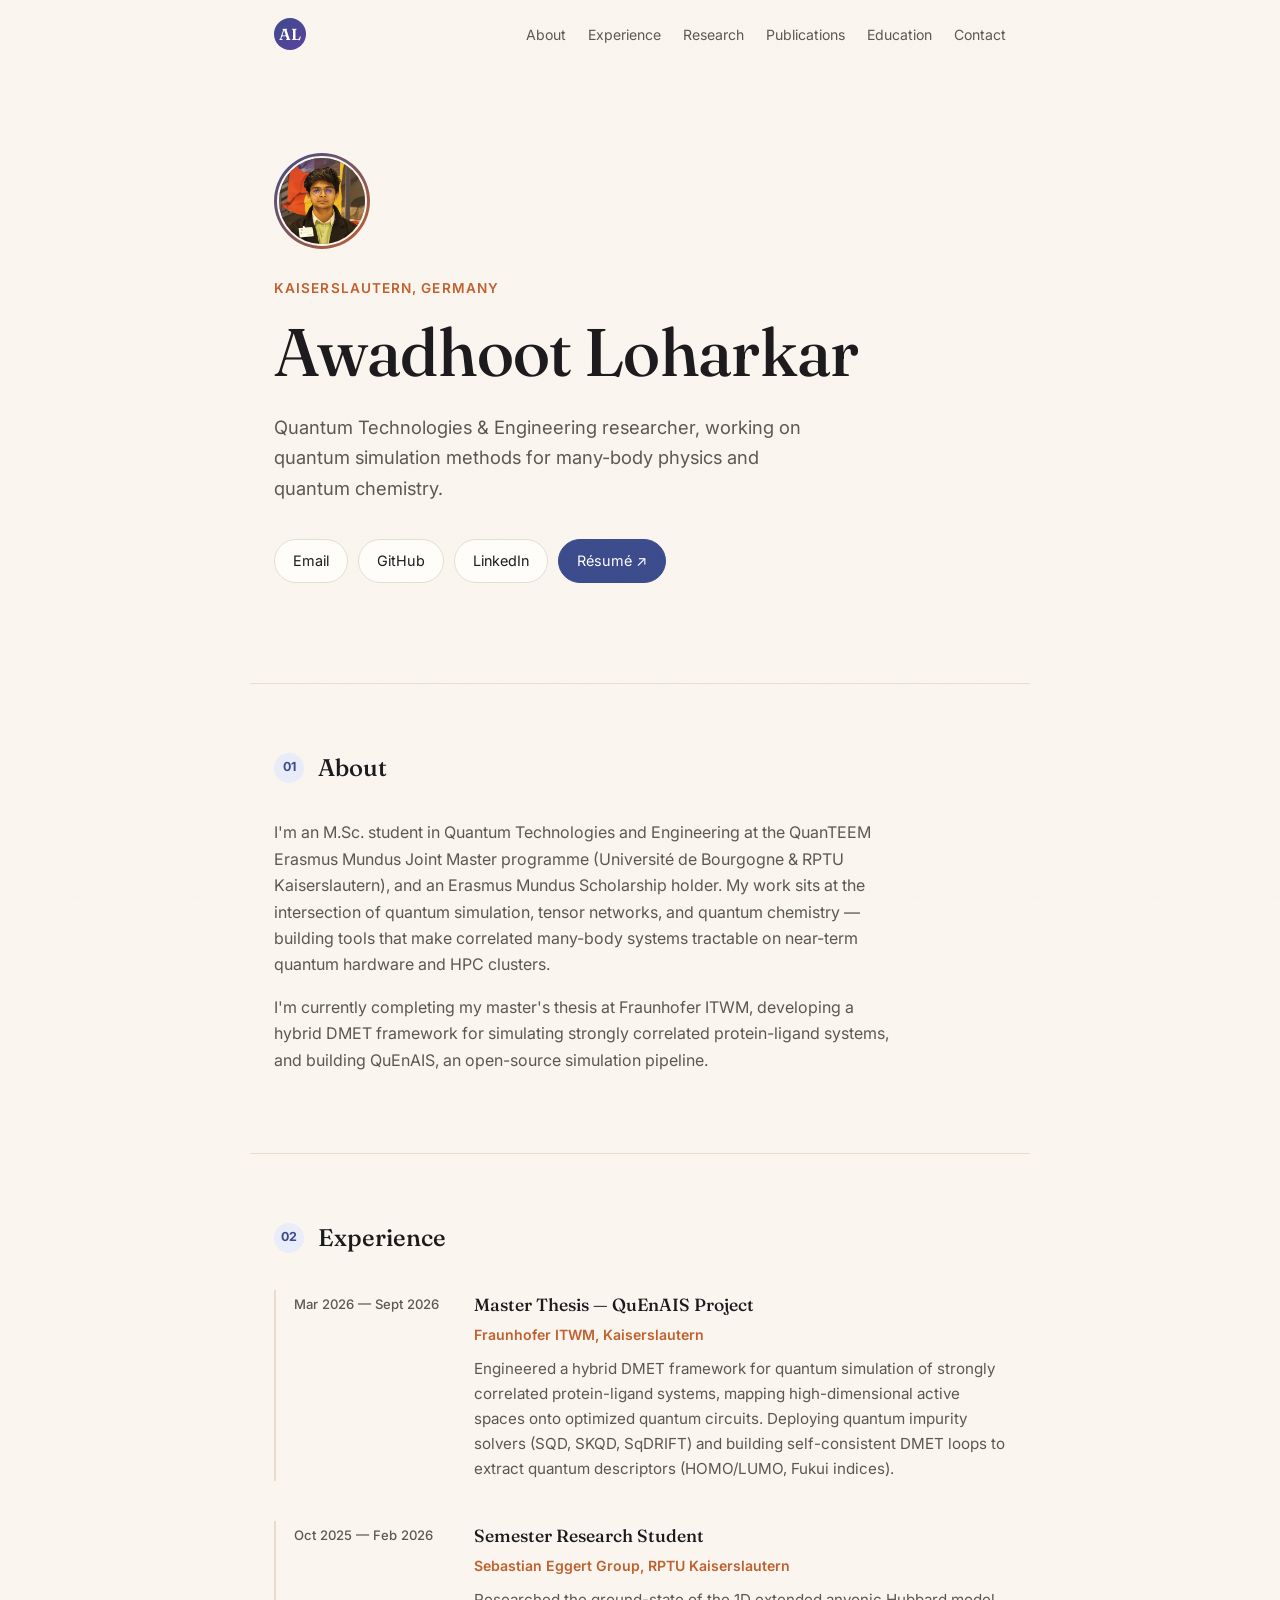
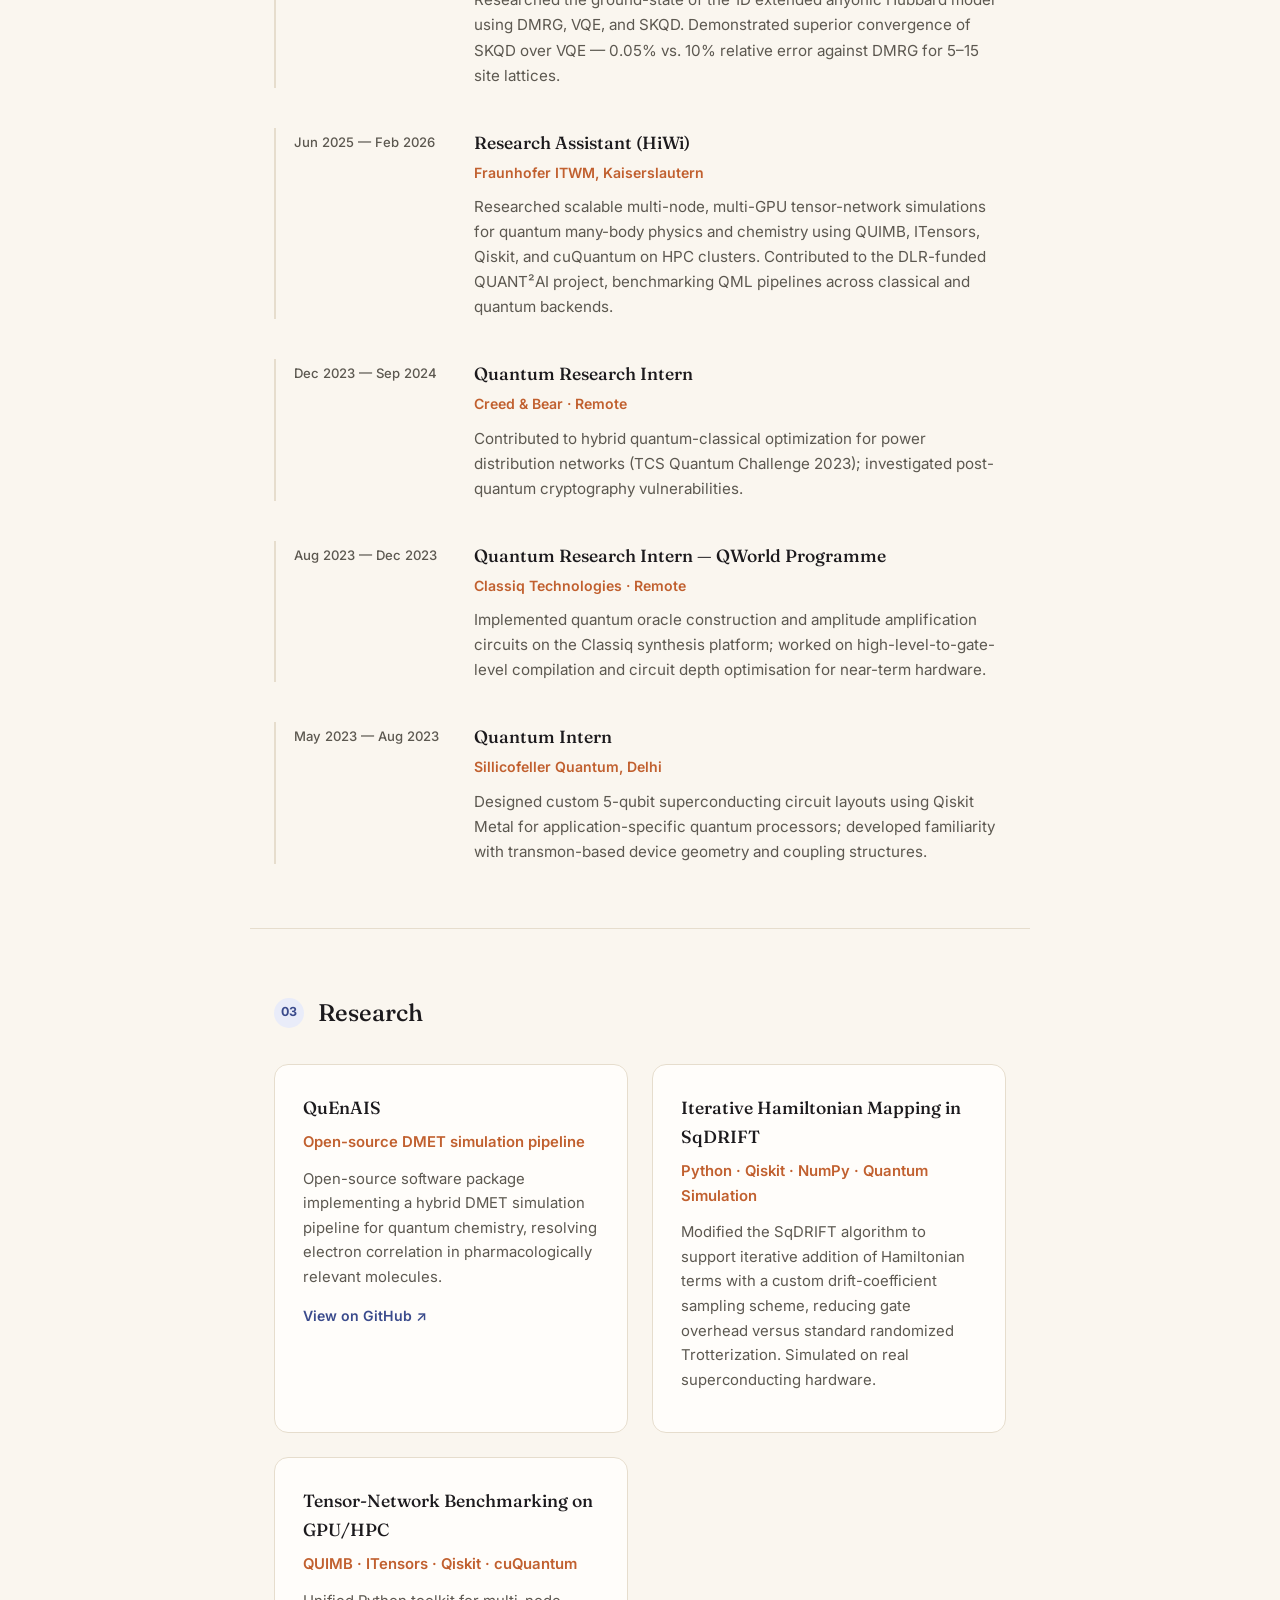
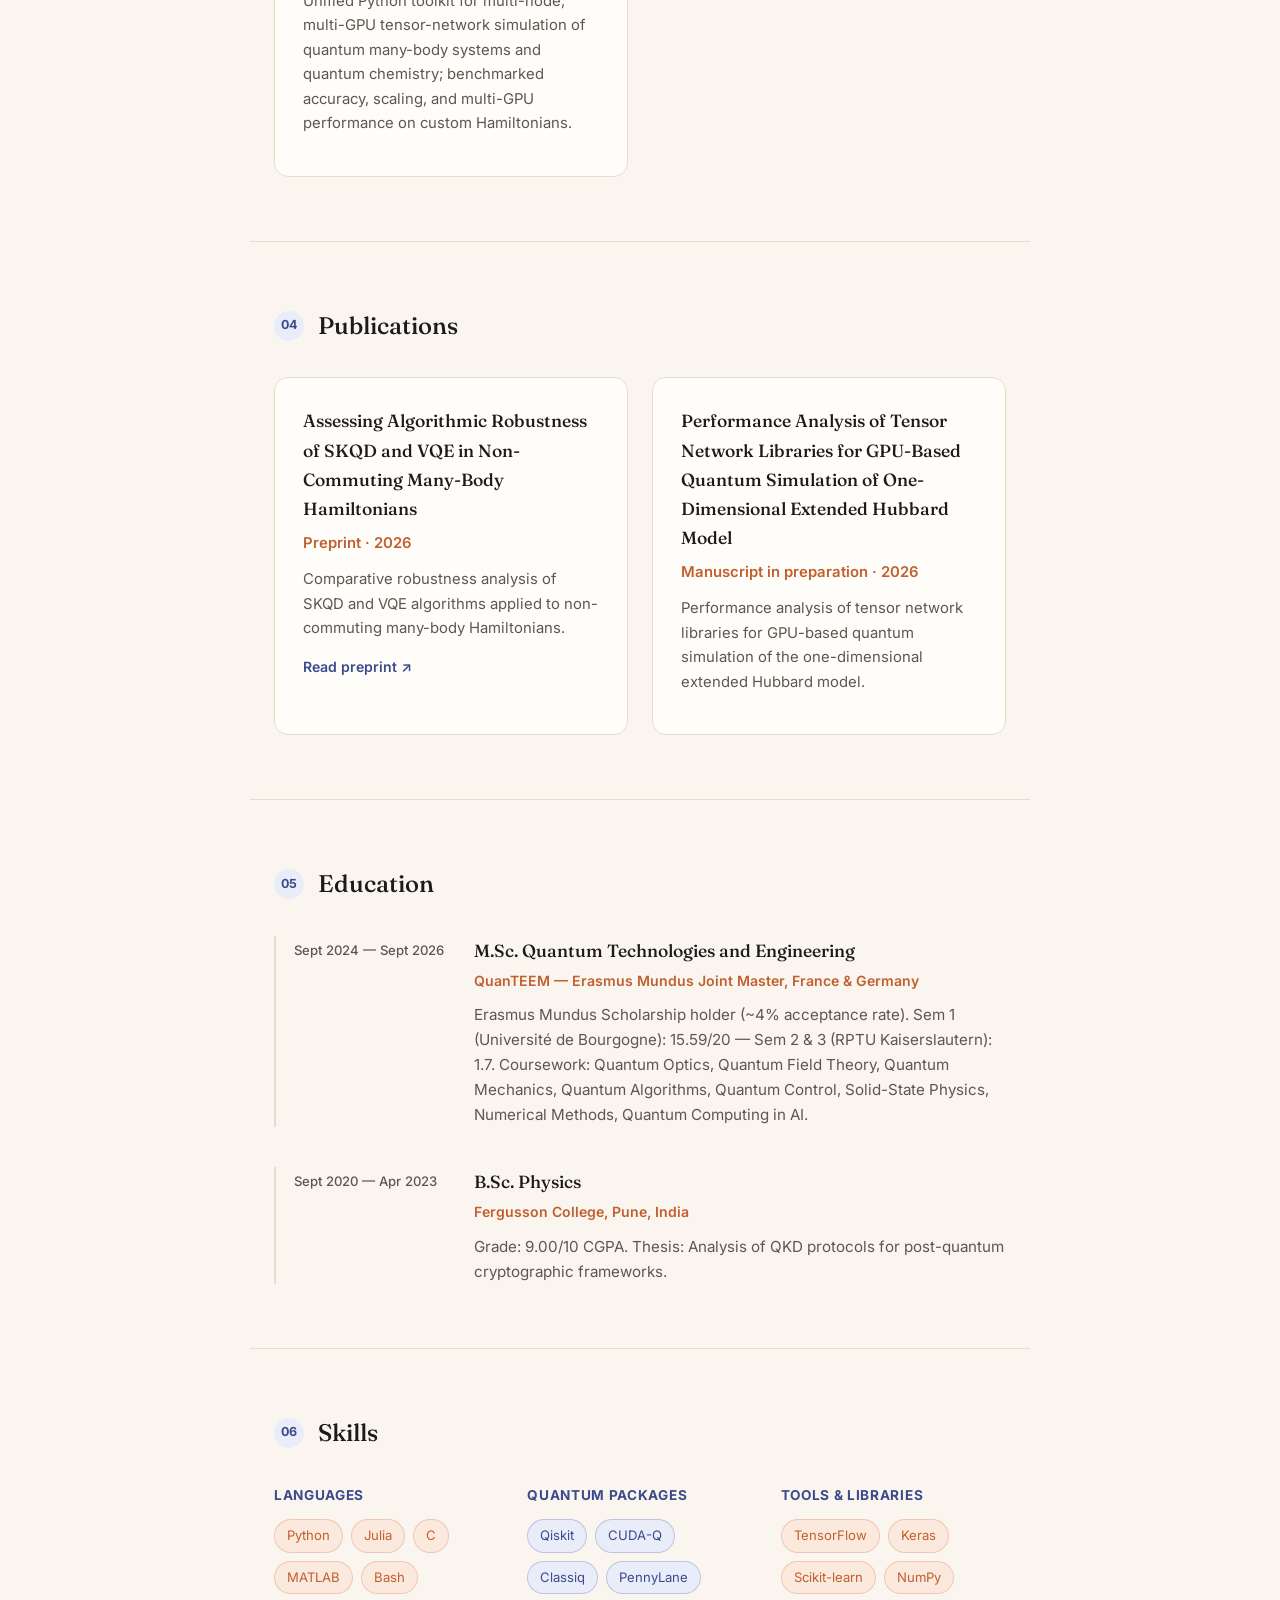
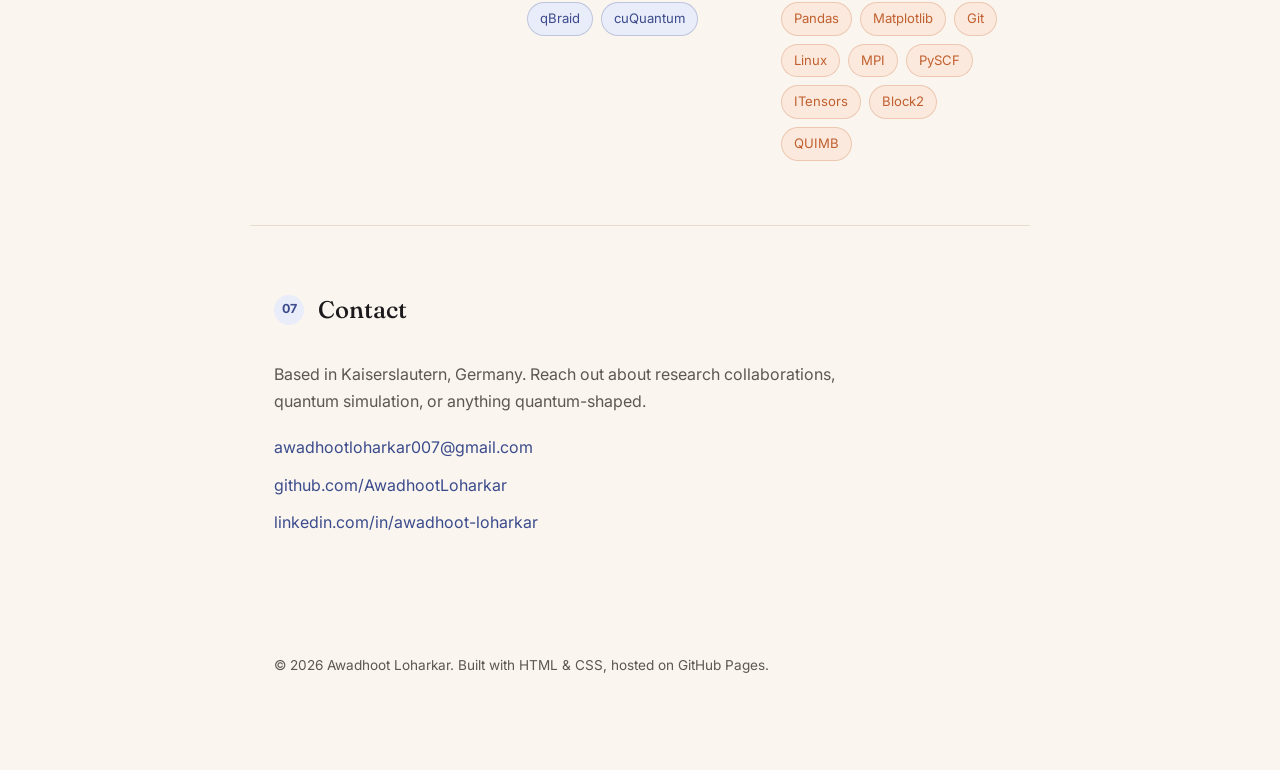
<file: index.html>
<!DOCTYPE html>
<html lang="en">
<head>
<meta charset="UTF-8">
<meta name="viewport" content="width=device-width, initial-scale=1.0">
<title>Awadhoot Loharkar</title>
<meta name="description" content="Awadhoot Loharkar — Quantum Technologies & Engineering researcher, working on quantum simulation methods for many-body physics and quantum chemistry.">
<meta property="og:title" content="Awadhoot Loharkar">
<meta property="og:description" content="Quantum Technologies & Engineering researcher, working on quantum simulation methods for many-body physics and quantum chemistry.">
<meta property="og:type" content="website">
<meta name="twitter:card" content="summary">
<link rel="icon" href="data:image/svg+xml,<svg xmlns=%22http://www.w3.org/2000/svg%22 viewBox=%220 0 100 100%22><rect width=%22100%22 height=%22100%22 rx=%2220%22 fill=%22%233b4b8c%22/><text x=%2250%22 y=%2268%22 font-size=%2258%22 font-family=%22Georgia,serif%22 fill=%22white%22 text-anchor=%22middle%22>AL</text></svg>">
<link rel="preconnect" href="https://fonts.googleapis.com">
<link rel="preconnect" href="https://fonts.gstatic.com" crossorigin>
<link href="https://fonts.googleapis.com/css2?family=Fraunces:opsz,wght@9..144,400;9..144,500;9..144,600&family=Inter:wght@400;500;600&display=swap" rel="stylesheet">
<link rel="stylesheet" href="css/style.css">
</head>
<body>

<div class="noise"></div>

<nav class="nav">
  <span class="nav-mark">AL</span>
  <ul class="nav-links">
    <li><a href="#about">About</a></li>
    <li><a href="#experience">Experience</a></li>
    <li><a href="#research">Research</a></li>
    <li><a href="#publications">Publications</a></li>
    <li><a href="#education">Education</a></li>
    <li><a href="#contact">Contact</a></li>
  </ul>
</nav>

<header class="hero">
  <div class="hero-glow" aria-hidden="true"></div>
  <div class="hero-content">
    
    <div class="hero-photo-ring"><img class="hero-photo" src="assets/photo.jpg" alt="Photo of Awadhoot Loharkar"></div>
    
    <p class="eyebrow">Kaiserslautern, Germany</p>
    <h1>Awadhoot Loharkar</h1>
    <p class="role">Quantum Technologies & Engineering researcher, working on quantum simulation methods for many-body physics and quantum chemistry.</p>
    <div class="hero-links">
      <a href="mailto:awadhootloharkar007@gmail.com">Email</a>
      <a href="https://github.com/AwadhootLoharkar" target="_blank" rel="noopener">GitHub</a>
      <a href="https://linkedin.com/in/awadhoot-loharkar" target="_blank" rel="noopener">LinkedIn</a>
      <a href="assets/CV_AwadhootLoharkar.pdf" target="_blank" rel="noopener" class="cta">Résumé ↗</a>
    </div>
  </div>
</header>

<main>

  <section id="about" class="section reveal">
    <h2 class="section-title"><span>01</span> About</h2>
    <div class="section-body">
      
      <p>I'm an M.Sc. student in Quantum Technologies and Engineering at the QuanTEEM Erasmus Mundus Joint Master programme (Université de Bourgogne & RPTU Kaiserslautern), and an Erasmus Mundus Scholarship holder. My work sits at the intersection of quantum simulation, tensor networks, and quantum chemistry — building tools that make correlated many-body systems tractable on near-term quantum hardware and HPC clusters.</p>
      
      <p>I'm currently completing my master's thesis at Fraunhofer ITWM, developing a hybrid DMET framework for simulating strongly correlated protein-ligand systems, and building QuEnAIS, an open-source simulation pipeline.</p>
      
    </div>
  </section>

  <section id="experience" class="section reveal">
    <h2 class="section-title"><span>02</span> Experience</h2>
    <div class="timeline">
      
      <article class="entry">
        <div class="entry-meta">
          <span class="entry-date">Mar 2026 — Sept 2026</span>
        </div>
        <div class="entry-body">
          <h3>Master Thesis — QuEnAIS Project</h3>
          <p class="entry-org">Fraunhofer ITWM, Kaiserslautern</p>
          <p>Engineered a hybrid DMET framework for quantum simulation of strongly correlated protein-ligand systems, mapping high-dimensional active spaces onto optimized quantum circuits. Deploying quantum impurity solvers (SQD, SKQD, SqDRIFT) and building self-consistent DMET loops to extract quantum descriptors (HOMO/LUMO, Fukui indices).</p>
        </div>
      </article>
      
      <article class="entry">
        <div class="entry-meta">
          <span class="entry-date">Oct 2025 — Feb 2026</span>
        </div>
        <div class="entry-body">
          <h3>Semester Research Student</h3>
          <p class="entry-org">Sebastian Eggert Group, RPTU Kaiserslautern</p>
          <p>Researched the ground-state of the 1D extended anyonic Hubbard model using DMRG, VQE, and SKQD. Demonstrated superior convergence of SKQD over VQE — 0.05% vs. 10% relative error against DMRG for 5–15 site lattices.</p>
        </div>
      </article>
      
      <article class="entry">
        <div class="entry-meta">
          <span class="entry-date">Jun 2025 — Feb 2026</span>
        </div>
        <div class="entry-body">
          <h3>Research Assistant (HiWi)</h3>
          <p class="entry-org">Fraunhofer ITWM, Kaiserslautern</p>
          <p>Researched scalable multi-node, multi-GPU tensor-network simulations for quantum many-body physics and chemistry using QUIMB, ITensors, Qiskit, and cuQuantum on HPC clusters. Contributed to the DLR-funded QUANT²AI project, benchmarking QML pipelines across classical and quantum backends.</p>
        </div>
      </article>
      
      <article class="entry">
        <div class="entry-meta">
          <span class="entry-date">Dec 2023 — Sep 2024</span>
        </div>
        <div class="entry-body">
          <h3>Quantum Research Intern</h3>
          <p class="entry-org">Creed & Bear · Remote</p>
          <p>Contributed to hybrid quantum-classical optimization for power distribution networks (TCS Quantum Challenge 2023); investigated post-quantum cryptography vulnerabilities.</p>
        </div>
      </article>
      
      <article class="entry">
        <div class="entry-meta">
          <span class="entry-date">Aug 2023 — Dec 2023</span>
        </div>
        <div class="entry-body">
          <h3>Quantum Research Intern — QWorld Programme</h3>
          <p class="entry-org">Classiq Technologies · Remote</p>
          <p>Implemented quantum oracle construction and amplitude amplification circuits on the Classiq synthesis platform; worked on high-level-to-gate-level compilation and circuit depth optimisation for near-term hardware.</p>
        </div>
      </article>
      
      <article class="entry">
        <div class="entry-meta">
          <span class="entry-date">May 2023 — Aug 2023</span>
        </div>
        <div class="entry-body">
          <h3>Quantum Intern</h3>
          <p class="entry-org">Sillicofeller Quantum, Delhi</p>
          <p>Designed custom 5-qubit superconducting circuit layouts using Qiskit Metal for application-specific quantum processors; developed familiarity with transmon-based device geometry and coupling structures.</p>
        </div>
      </article>
      
    </div>
  </section>

  <section id="research" class="section reveal">
    <h2 class="section-title"><span>03</span> Research</h2>
    <div class="grid">
      
      <article class="card">
        <h3>QuEnAIS</h3>
        <p class="entry-org">Open-source DMET simulation pipeline</p>
        <p>Open-source software package implementing a hybrid DMET simulation pipeline for quantum chemistry, resolving electron correlation in pharmacologically relevant molecules.</p>
        <a href="https://github.com/AwadhootVijayLoharkar/quenais" target="_blank" rel="noopener">View on GitHub ↗</a>
      </article>
      
      <article class="card">
        <h3>Iterative Hamiltonian Mapping in SqDRIFT</h3>
        <p class="entry-org">Python · Qiskit · NumPy · Quantum Simulation</p>
        <p>Modified the SqDRIFT algorithm to support iterative addition of Hamiltonian terms with a custom drift-coefficient sampling scheme, reducing gate overhead versus standard randomized Trotterization. Simulated on real superconducting hardware.</p>
        
      </article>
      
      <article class="card">
        <h3>Tensor-Network Benchmarking on GPU/HPC</h3>
        <p class="entry-org">QUIMB · ITensors · Qiskit · cuQuantum</p>
        <p>Unified Python toolkit for multi-node, multi-GPU tensor-network simulation of quantum many-body systems and quantum chemistry; benchmarked accuracy, scaling, and multi-GPU performance on custom Hamiltonians.</p>
        
      </article>
      
    </div>
  </section>

  <section id="publications" class="section reveal">
    <h2 class="section-title"><span>04</span> Publications</h2>
    <div class="grid">
      
      <article class="card">
        <h3>Assessing Algorithmic Robustness of SKQD and VQE in Non-Commuting Many-Body Hamiltonians</h3>
        <p class="entry-org">Preprint · 2026</p>
        <p>Comparative robustness analysis of SKQD and VQE algorithms applied to non-commuting many-body Hamiltonians.</p>
        <a href="https://doi.org/10.13140/RG.2.2.21386.63683" target="_blank" rel="noopener">Read preprint ↗</a>
      </article>
      
      <article class="card">
        <h3>Performance Analysis of Tensor Network Libraries for GPU-Based Quantum Simulation of One-Dimensional Extended Hubbard Model</h3>
        <p class="entry-org">Manuscript in preparation · 2026</p>
        <p>Performance analysis of tensor network libraries for GPU-based quantum simulation of the one-dimensional extended Hubbard model.</p>
        
      </article>
      
    </div>
  </section>

  <section id="education" class="section reveal">
    <h2 class="section-title"><span>05</span> Education</h2>
    <div class="timeline">
      
      <article class="entry">
        <div class="entry-meta">
          <span class="entry-date">Sept 2024 — Sept 2026</span>
        </div>
        <div class="entry-body">
          <h3>M.Sc. Quantum Technologies and Engineering</h3>
          <p class="entry-org">QuanTEEM — Erasmus Mundus Joint Master, France & Germany</p>
          <p>Erasmus Mundus Scholarship holder (~4% acceptance rate). Sem 1 (Université de Bourgogne): 15.59/20 — Sem 2 & 3 (RPTU Kaiserslautern): 1.7. Coursework: Quantum Optics, Quantum Field Theory, Quantum Mechanics, Quantum Algorithms, Quantum Control, Solid-State Physics, Numerical Methods, Quantum Computing in AI.</p>
        </div>
      </article>
      
      <article class="entry">
        <div class="entry-meta">
          <span class="entry-date">Sept 2020 — Apr 2023</span>
        </div>
        <div class="entry-body">
          <h3>B.Sc. Physics</h3>
          <p class="entry-org">Fergusson College, Pune, India</p>
          <p>Grade: 9.00/10 CGPA. Thesis: Analysis of QKD protocols for post-quantum cryptographic frameworks.</p>
        </div>
      </article>
      
    </div>
  </section>

  <section class="section reveal">
    <h2 class="section-title"><span>06</span> Skills</h2>
    <div class="skills">
      
      <div class="skill-group">
        <h4>Languages</h4>
        <div class="tag-row">
          
          <span class="tag">Python</span>
          
          <span class="tag">Julia</span>
          
          <span class="tag">C</span>
          
          <span class="tag">MATLAB</span>
          
          <span class="tag">Bash</span>
          
        </div>
      </div>
      
      <div class="skill-group">
        <h4>Quantum Packages</h4>
        <div class="tag-row">
          
          <span class="tag">Qiskit</span>
          
          <span class="tag">CUDA-Q</span>
          
          <span class="tag">Classiq</span>
          
          <span class="tag">PennyLane</span>
          
          <span class="tag">qBraid</span>
          
          <span class="tag">cuQuantum</span>
          
        </div>
      </div>
      
      <div class="skill-group">
        <h4>Tools & Libraries</h4>
        <div class="tag-row">
          
          <span class="tag">TensorFlow</span>
          
          <span class="tag">Keras</span>
          
          <span class="tag">Scikit-learn</span>
          
          <span class="tag">NumPy</span>
          
          <span class="tag">Pandas</span>
          
          <span class="tag">Matplotlib</span>
          
          <span class="tag">Git</span>
          
          <span class="tag">Linux</span>
          
          <span class="tag">MPI</span>
          
          <span class="tag">PySCF</span>
          
          <span class="tag">ITensors</span>
          
          <span class="tag">Block2</span>
          
          <span class="tag">QUIMB</span>
          
        </div>
      </div>
      
    </div>
  </section>

  <section id="contact" class="section contact-section reveal">
    <h2 class="section-title"><span>07</span> Contact</h2>
    <div class="section-body">
      <p>Based in Kaiserslautern, Germany. Reach out about research collaborations, quantum simulation, or anything quantum-shaped.</p>
      <div class="contact-links">
        <a href="mailto:awadhootloharkar007@gmail.com">awadhootloharkar007@gmail.com</a>
        <a href="https://github.com/AwadhootLoharkar" target="_blank" rel="noopener">github.com/AwadhootLoharkar</a>
        <a href="https://linkedin.com/in/awadhoot-loharkar" target="_blank" rel="noopener">linkedin.com/in/awadhoot-loharkar</a>
      </div>
    </div>
  </section>

</main>

<footer class="footer">
  <p>&copy; <span id="year"></span> Awadhoot Loharkar. Built with HTML &amp; CSS, hosted on GitHub Pages.</p>
</footer>

<script>
  document.getElementById('year').textContent = new Date().getFullYear();

  // Gentle fade-in as sections enter the viewport. No-op (sections just show)
  // if IntersectionObserver isn't supported.
  if ('IntersectionObserver' in window) {
    const io = new IntersectionObserver((entries) => {
      entries.forEach((entry) => {
        if (entry.isIntersecting) {
          entry.target.classList.add('in-view');
          io.unobserve(entry.target);
        }
      });
    }, { threshold: 0.1, rootMargin: '0px 0px -60px 0px' });
    document.querySelectorAll('.reveal').forEach((el) => io.observe(el));
  } else {
    document.querySelectorAll('.reveal').forEach((el) => el.classList.add('in-view'));
  }
</script>
</body>
</html>
</file>
<file: css/style.css>
:root {
  --bg: #faf6ef;
  --ink: #1c1a1d;
  --ink-soft: #5c5850;
  --line: #e6ddcd;
  --accent: #3b4b8c;
  --accent-ink: #ffffff;
  --accent-soft: #e9ecf9;
  --accent2: #c1602f;
  --accent2-soft: #fbe9dd;
  --card-bg: #fffdfa;
  --serif: 'Fraunces', Georgia, serif;
  --sans: 'Inter', -apple-system, BlinkMacSystemFont, 'Segoe UI', sans-serif;
  --max: 780px;
}

* { box-sizing: border-box; }

html { scroll-behavior: smooth; }

body {
  margin: 0;
  background: var(--bg);
  color: var(--ink);
  font-family: var(--sans);
  font-size: 16px;
  line-height: 1.65;
  -webkit-font-smoothing: antialiased;
}

a {
  color: var(--accent);
  text-decoration: none;
  border-bottom: 1px solid transparent;
  transition: border-color .15s ease, opacity .15s ease;
}
a:hover { border-color: var(--accent); }

.noise {
  position: fixed;
  inset: 0;
  pointer-events: none;
  opacity: .02;
  background-image: url("data:image/svg+xml,%3Csvg xmlns='http://www.w3.org/2000/svg' width='120' height='120'%3E%3Cfilter id='n'%3E%3CfeTurbulence type='fractalNoise' baseFrequency='0.9' numOctaves='2' stitchTiles='stitch'/%3E%3C/filter%3E%3Crect width='100%25' height='100%25' filter='url(%23n)'/%3E%3C/svg%3E");
  z-index: 1000;
}

/* Nav — sticky, with a filled monogram badge in the accent color */
.nav {
  position: sticky;
  top: 0;
  z-index: 100;
  max-width: var(--max);
  margin: 0 auto;
  padding: 18px 24px;
  display: flex;
  align-items: center;
  justify-content: space-between;
  background: color-mix(in srgb, var(--bg) 85%, transparent);
  backdrop-filter: blur(8px);
  -webkit-backdrop-filter: blur(8px);
  border-bottom: 1px solid transparent;
  transition: border-color .2s ease;
}

.nav-mark {
  font-family: var(--serif);
  font-weight: 600;
  font-size: 1rem;
  letter-spacing: .02em;
  width: 32px;
  height: 32px;
  display: inline-flex;
  align-items: center;
  justify-content: center;
  color: var(--accent-ink);
  background: linear-gradient(135deg, var(--accent), #5a3fa0);
  border-radius: 50%;
}

.nav-links {
  list-style: none;
  display: flex;
  gap: 22px;
  margin: 0;
  padding: 0;
}

.nav-links a {
  font-size: .88rem;
  color: var(--ink-soft);
  border-bottom: none;
  position: relative;
}
.nav-links a::after {
  content: "";
  position: absolute;
  left: 0; right: 0; bottom: -4px;
  height: 2px;
  background: var(--accent2);
  transform: scaleX(0);
  transform-origin: left;
  transition: transform .2s ease;
}
.nav-links a:hover { color: var(--ink); }
.nav-links a:hover::after { transform: scaleX(1); }

/* Hero */
.hero { position: relative; }

.hero-content {
  max-width: var(--max);
  margin: 0 auto;
  padding: 84px 24px 100px;
  animation: fade-up .6s ease both;
}

.eyebrow {
  font-size: .85rem;
  letter-spacing: .08em;
  text-transform: uppercase;
  color: var(--accent2);
  font-weight: 600;
  margin: 0 0 18px;
}

.hero h1 {
  font-family: var(--serif);
  font-weight: 500;
  font-size: clamp(2.6rem, 6vw, 4.2rem);
  line-height: 1.05;
  margin: 0 0 24px;
  letter-spacing: -.01em;
}

.role {
  font-size: 1.15rem;
  color: var(--ink-soft);
  max-width: 560px;
  margin: 0 0 36px;
}

.hero-links {
  display: flex;
  flex-wrap: wrap;
  gap: 10px;
}

.hero-links a {
  border: 1px solid var(--line);
  padding: 9px 18px;
  border-radius: 999px;
  font-size: .9rem;
  color: var(--ink);
  background: var(--card-bg);
  transition: background .15s ease, color .15s ease, border-color .15s ease, transform .15s ease;
}
.hero-links a:hover {
  background: var(--ink);
  color: var(--bg);
  border-color: var(--ink);
  transform: translateY(-1px);
}
.hero-links a.cta {
  background: var(--accent);
  color: #fff;
  border-color: var(--accent);
}
.hero-links a.cta:hover {
  background: color-mix(in srgb, var(--accent) 82%, black);
  border-color: transparent;
}

/* Sections */
.section {
  max-width: var(--max);
  margin: 0 auto;
  padding: 64px 24px;
  border-top: 1px solid var(--line);
}

.reveal {
  opacity: 0;
  transform: translateY(14px);
  transition: opacity .6s ease, transform .6s ease;
}
.reveal.in-view {
  opacity: 1;
  transform: translateY(0);
}
@media (prefers-reduced-motion: reduce) {
  .reveal, .hero-content { opacity: 1; transform: none; animation: none; transition: none; }
}

.section-title {
  font-family: var(--serif);
  font-weight: 500;
  font-size: 1.5rem;
  margin: 0 0 32px;
  display: flex;
  align-items: center;
  gap: 14px;
}

.section-title span {
  font-family: var(--sans);
  font-size: .78rem;
  font-weight: 700;
  color: var(--accent);
  background: var(--accent-soft);
  width: 30px;
  height: 30px;
  border-radius: 50%;
  display: inline-flex;
  align-items: center;
  justify-content: center;
}

.section-body p {
  color: var(--ink-soft);
  max-width: 620px;
}
.section-body p + p { margin-top: 16px; }

/* Timeline — a colored rail on the left, like a lab notebook margin */
.timeline {
  display: flex;
  flex-direction: column;
  gap: 40px;
}

.entry {
  display: grid;
  grid-template-columns: 160px 1fr;
  gap: 20px;
  position: relative;
  padding-left: 18px;
  border-left: 2px solid var(--line);
}
.entry:hover { border-left-color: var(--accent2); }

.entry-date {
  font-size: .82rem;
  color: var(--ink-soft);
  white-space: nowrap;
  font-weight: 500;
}

.entry-body h3 {
  font-family: var(--serif);
  font-weight: 500;
  font-size: 1.1rem;
  margin: 0 0 4px;
}

.entry-org {
  font-size: .88rem;
  color: var(--accent2);
  font-weight: 600;
  margin: 0 0 10px;
}

.entry-body p:not(.entry-org) {
  color: var(--ink-soft);
  font-size: .95rem;
  max-width: 560px;
  margin: 0;
}

/* Grid / cards */
.grid {
  display: grid;
  grid-template-columns: 1fr 1fr;
  gap: 24px;
}

.card {
  border: 1px solid var(--line);
  border-radius: 14px;
  padding: 28px;
  background: var(--card-bg);
  transition: border-color .2s ease, transform .2s ease, box-shadow .2s ease;
}
.card:hover {
  border-color: var(--accent);
  transform: translateY(-3px);
  box-shadow: 0 12px 28px -18px rgba(59, 75, 140, 0.45);
}

.card h3 {
  font-family: var(--serif);
  font-weight: 500;
  font-size: 1.1rem;
  margin: 0 0 8px;
}

.card .entry-org {
  color: var(--accent2);
}

.card p {
  color: var(--ink-soft);
  font-size: .93rem;
  margin: 0 0 12px;
}

.card a {
  font-size: .88rem;
  font-weight: 600;
}

/* Skills — color-coded tag chips instead of a plain sentence */
.skills {
  display: grid;
  grid-template-columns: repeat(3, 1fr);
  gap: 28px;
}

.skill-group h4 {
  font-size: .85rem;
  text-transform: uppercase;
  letter-spacing: .05em;
  color: var(--accent);
  margin: 0 0 12px;
}

.tag-row {
  display: flex;
  flex-wrap: wrap;
  gap: 8px;
}

.tag {
  font-size: .82rem;
  color: var(--accent2);
  background: var(--accent2-soft);
  border: 1px solid color-mix(in srgb, var(--accent2) 25%, transparent);
  padding: 5px 12px;
  border-radius: 999px;
  white-space: nowrap;
}
.skill-group:nth-child(3n+2) .tag {
  color: var(--accent);
  background: var(--accent-soft);
  border-color: color-mix(in srgb, var(--accent) 25%, transparent);
}

/* Contact */
.contact-links {
  display: flex;
  flex-direction: column;
  gap: 10px;
  margin-top: 20px;
}

.contact-links a {
  font-size: 1rem;
  width: fit-content;
}

/* Footer */
.footer {
  max-width: var(--max);
  margin: 0 auto;
  padding: 40px 24px 80px;
  color: var(--ink-soft);
  font-size: .85rem;
}

/* Hero photo — a warm gradient ring instead of a flat gray border */
.hero-photo-ring {
  width: 96px;
  height: 96px;
  border-radius: 50%;
  padding: 3px;
  margin-bottom: 28px;
  background: linear-gradient(135deg, var(--accent), var(--accent2));
}

.hero-photo {
  width: 100%;
  height: 100%;
  border-radius: 50%;
  object-fit: cover;
  display: block;
  border: 2px solid var(--bg);
}

@keyframes fade-up {
  from { opacity: 0; transform: translateY(10px); }
  to { opacity: 1; transform: translateY(0); }
}

/* Focus states for keyboard navigation */
a:focus-visible, button:focus-visible {
  outline: 2px solid var(--accent);
  outline-offset: 2px;
}

/* Responsive */
@media (max-width: 640px) {
  .entry { grid-template-columns: 1fr; gap: 6px; }
  .grid { grid-template-columns: 1fr; }
  .skills { grid-template-columns: 1fr; }
  .nav-links { gap: 14px; }
  .hero-content { padding: 60px 24px 70px; }
  .hero-photo-ring { width: 76px; height: 76px; margin-bottom: 20px; }
}
</file>
